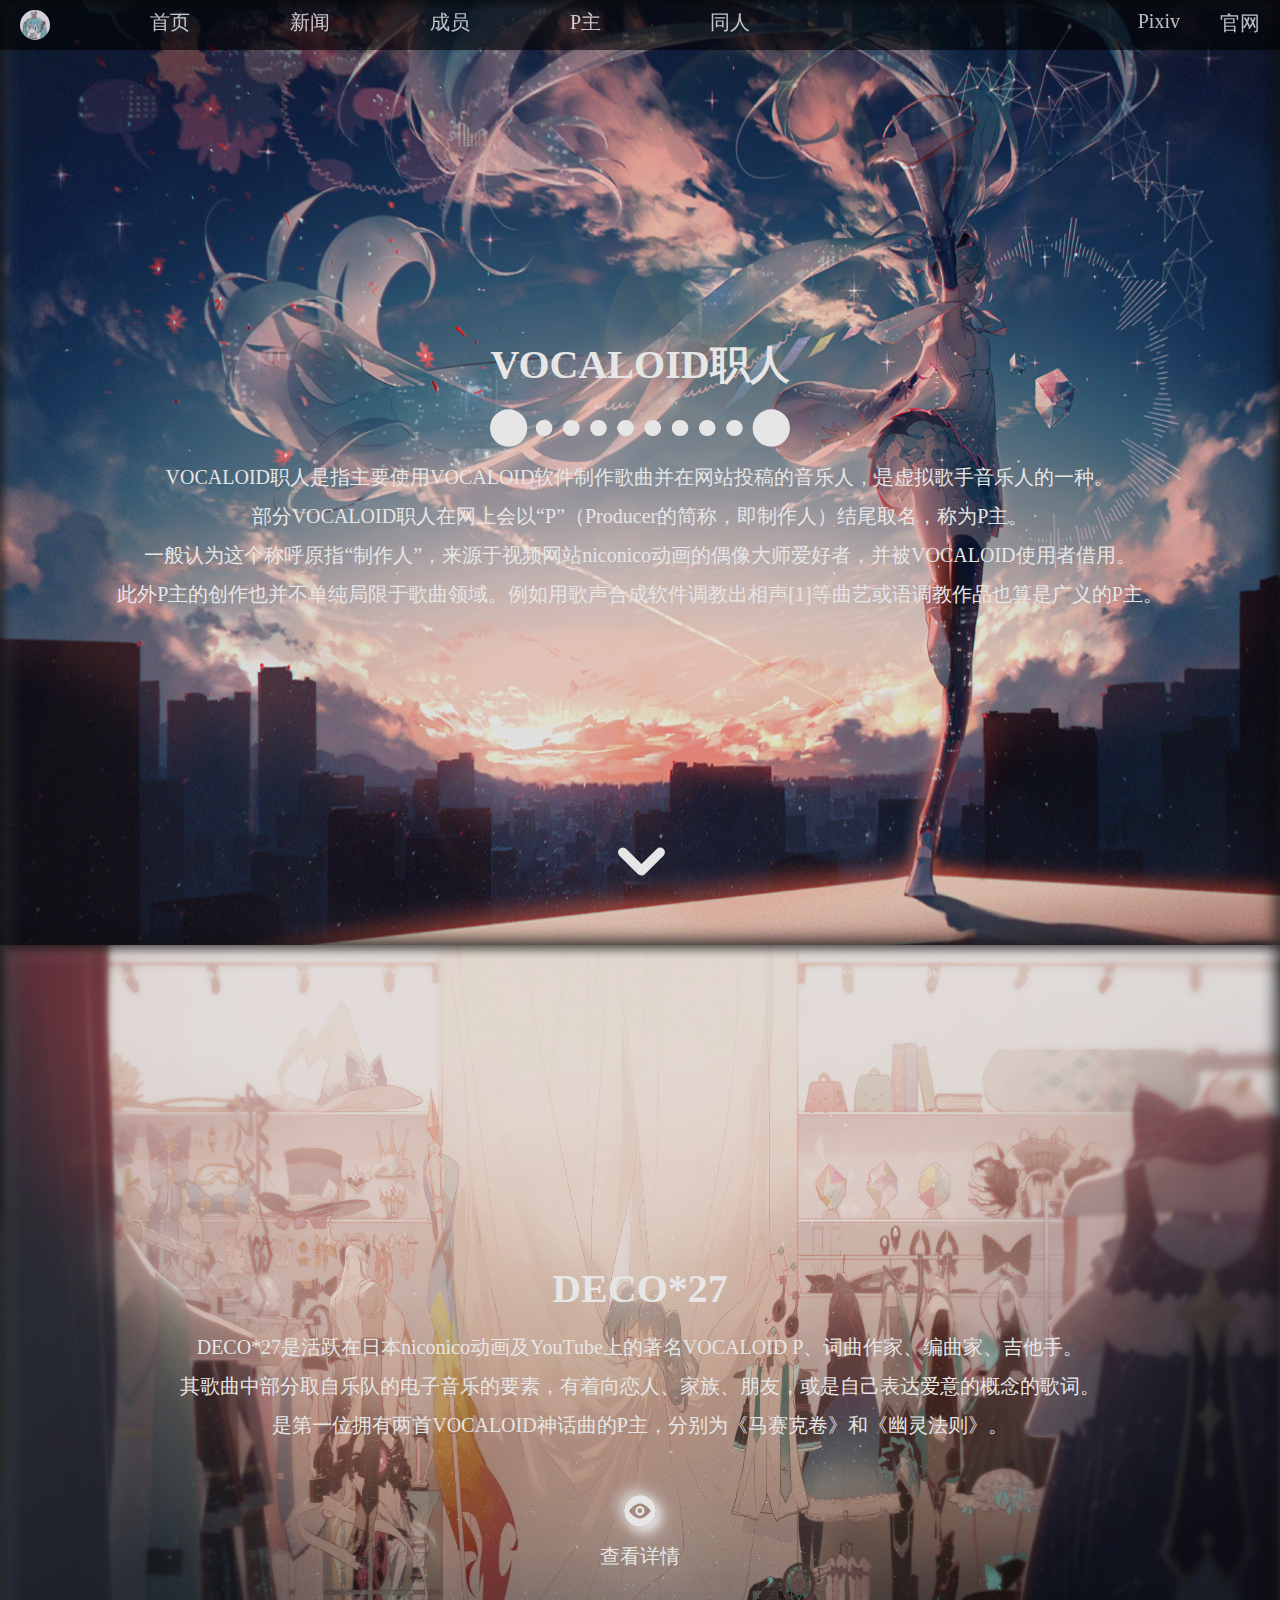
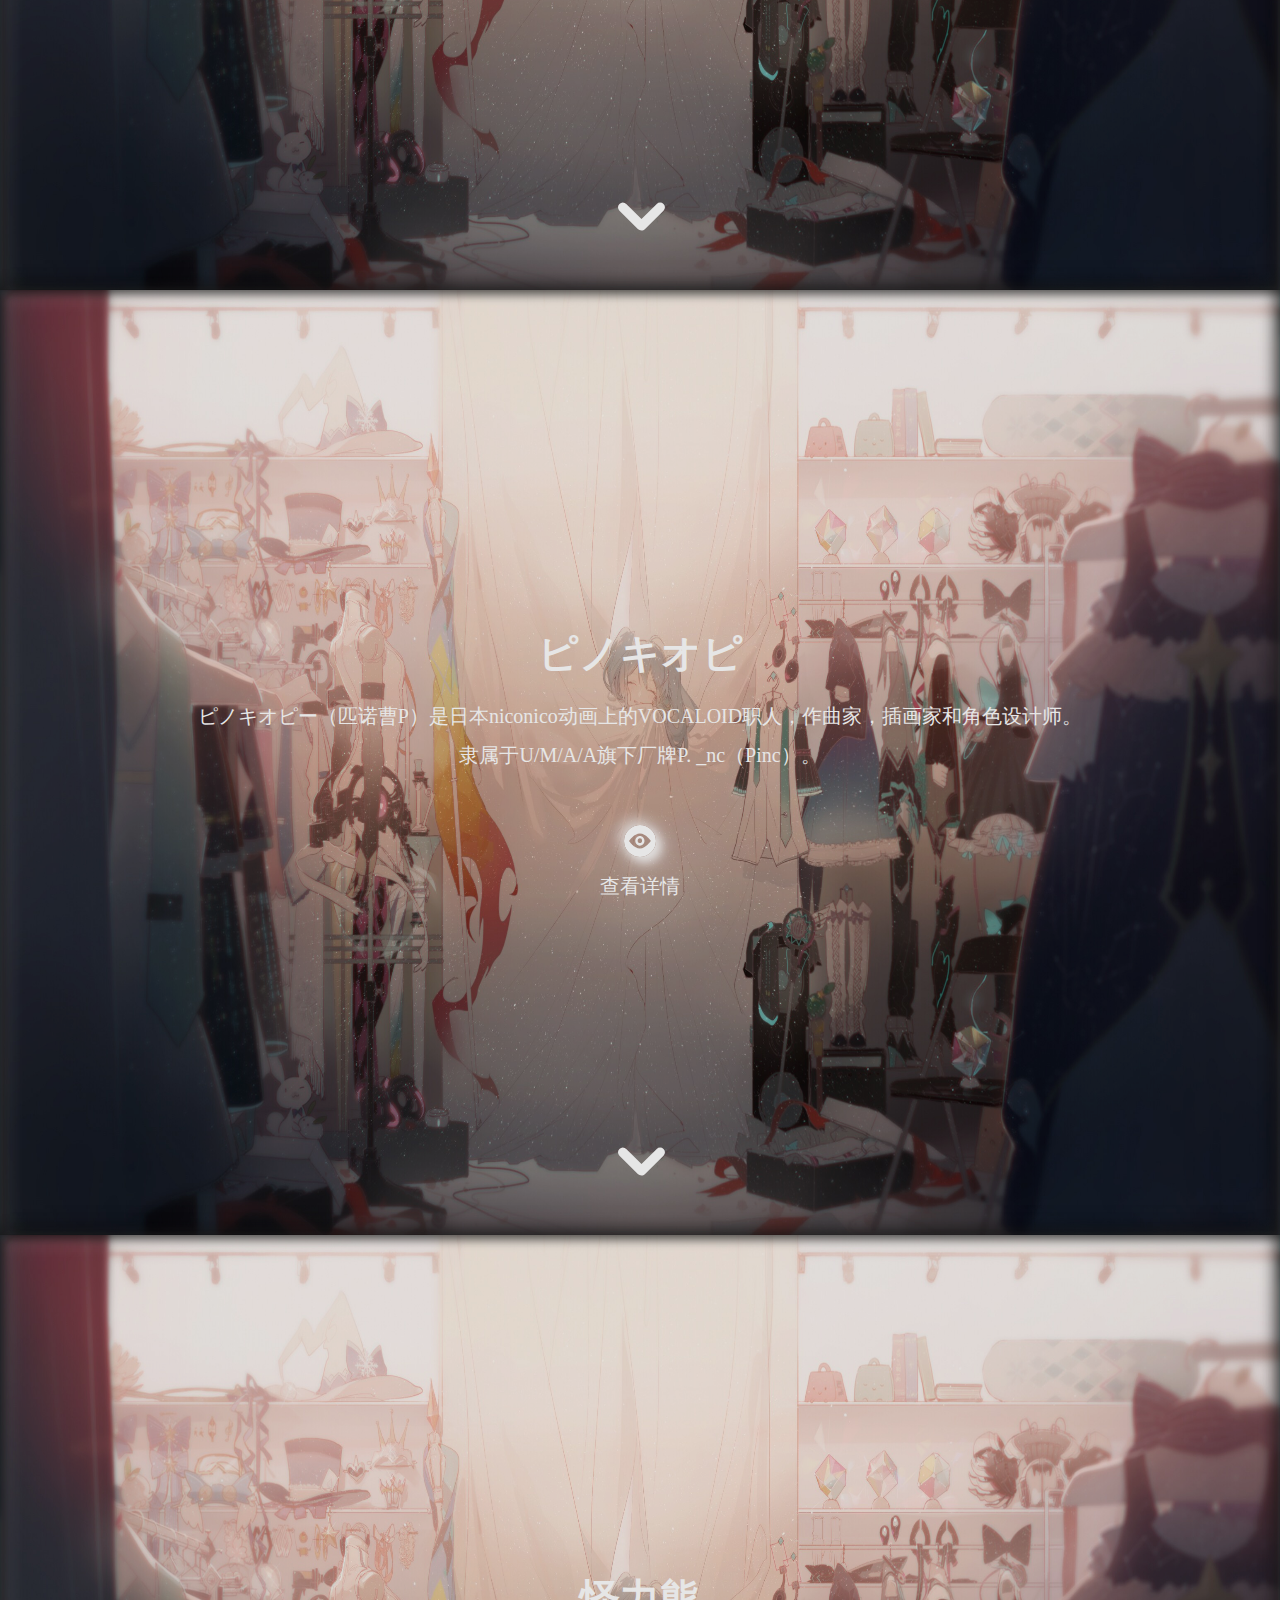
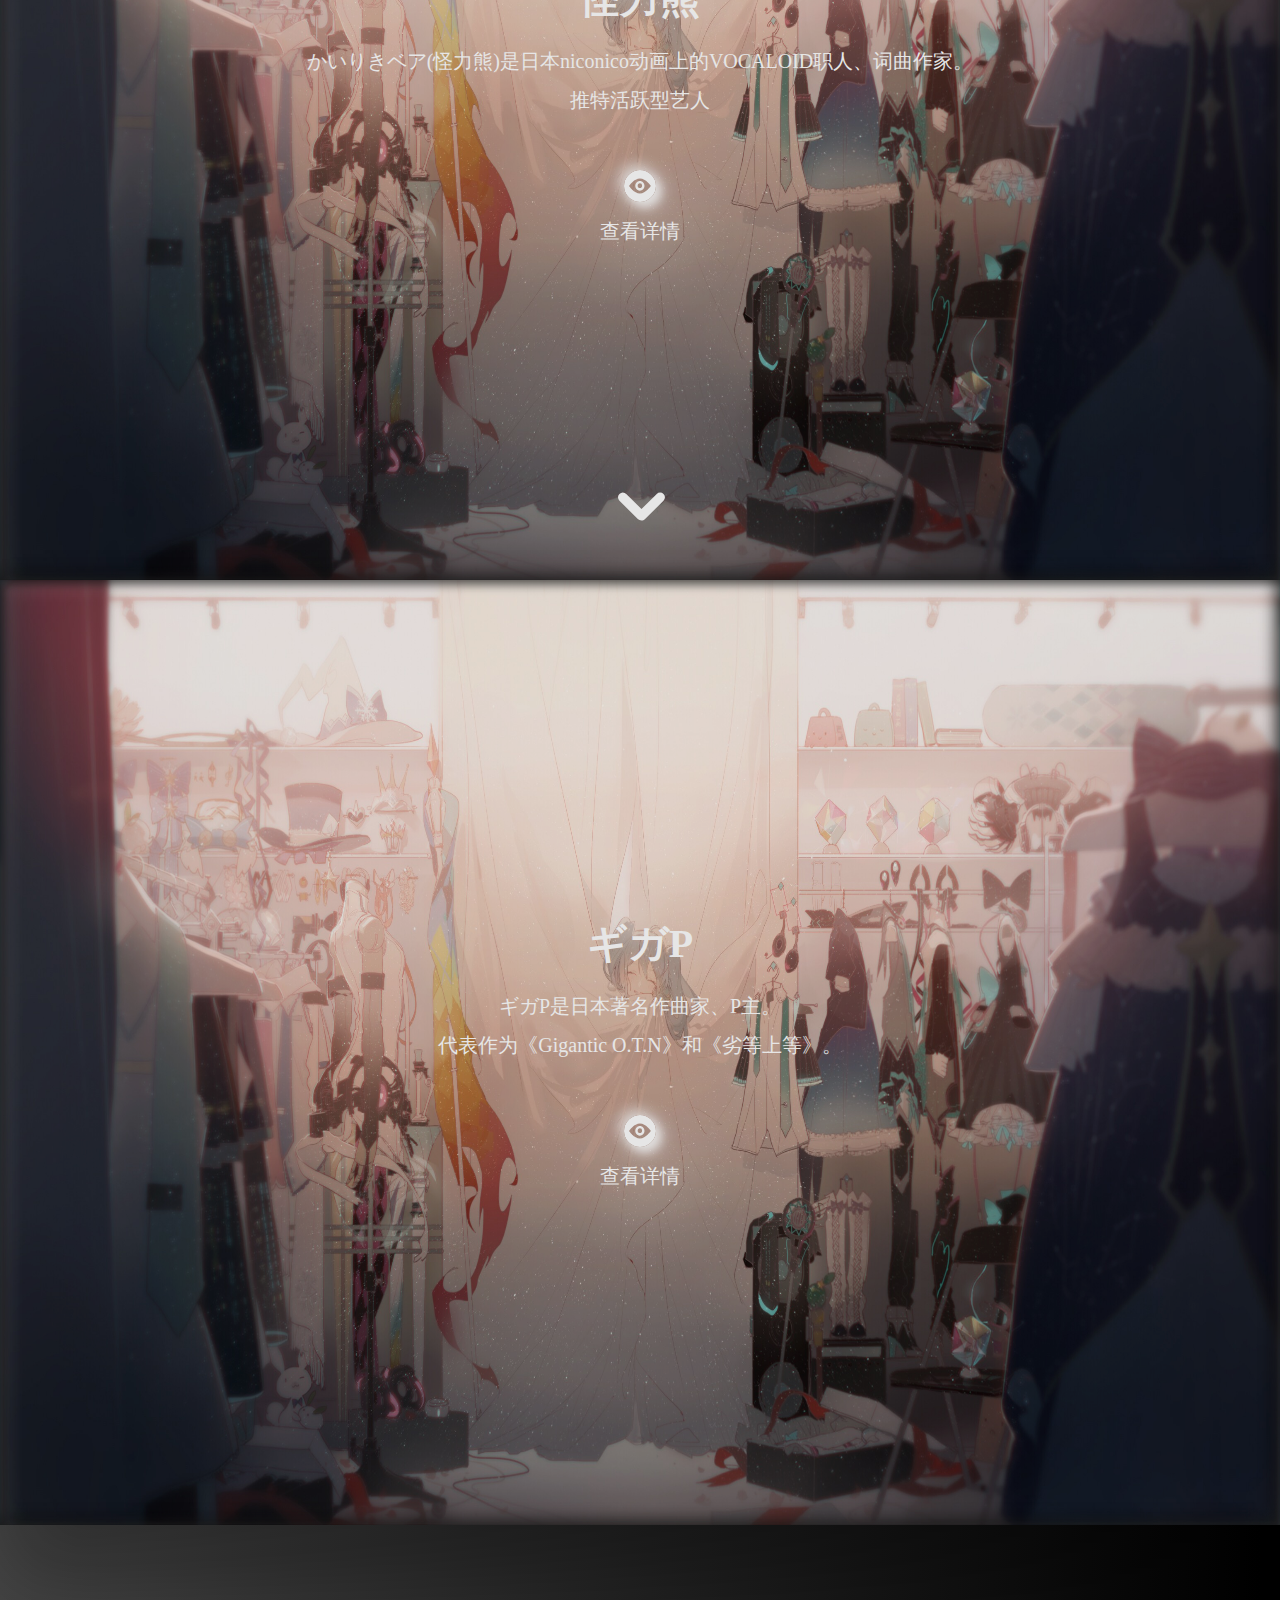
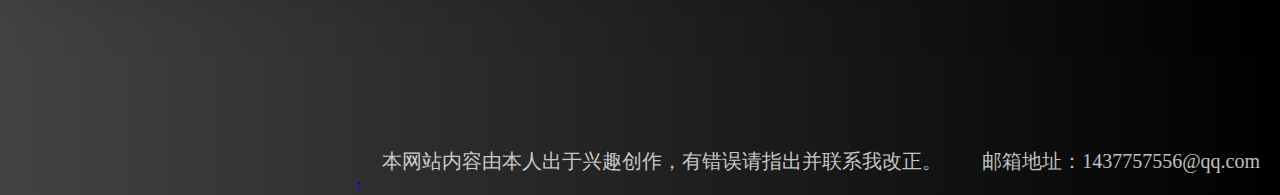
<file: vocaloid4.html>
<!DOCTYPE html>
<html lang="en">
<head>
    <meta charset="UTF-8">
    <meta http-equiv="X-UA-Compatible" content="IE=edge">
    <meta name="viewport" content="width=device-width, initial-scale=1.0">
    <title>VOCALOID</title>
    <link rel="stylesheet" href="vocaloid.css">
</head>
<body>
    <div class="D1">

        <div class="top1">
            <div class="to1">               
            <div id="miku"><img src="picture\miku.jpg" width="100%" height="100%"></div>
            <a href="vocaloid.html" target="_self"><p>首页</p></a>
            <a href="vocaloid2.html" target="_self"><p>新闻</p></a>
            <a href="vocaloid3.html" target="_self"><p>成员</p></a>
            <a href="vocaloid4.html" target="_self"><p>P主</p></a>
            <a href="vocaloid5.html" target="_self"><p>同人</p></a>
            <a href="https://www.pixiv.net/tags/VOCALOID/artworks?s_mode=s_tag" target="_blank" id="pixiv">Pixiv</a>
            <a href="https://www.vocaloid.com/en/" target="_blank" id="gw">官网</a>
            </div>
        </div>

       <!-- 紹介する -->
        <div class="D2">
            <div class="d2">
                <p id="psize">VOCALOID职人</p>
                <svg t="1651991653473" class="icon" viewBox="0 0 8246 1024" version="1.1" xmlns="http://www.w3.org/2000/svg" p-id="6029" width="300" height="40"><path d="M6727.971004 730.756676h-18.229723a218.756676 218.756676 0 0 1 0-437.513352h18.229723a218.756676 218.756676 0 0 1 0 437.513352z m-747.418643 0h-18.229723a218.756676 218.756676 0 0 1 0-437.513352h18.229723a218.756676 218.756676 0 0 1 0 437.513352z m-747.418643 0h-18.229723a218.756676 218.756676 0 0 1 0-437.513352h18.229723a218.756676 218.756676 0 0 1 0 437.513352z m-747.418643 0h-18.229723a218.756676 218.756676 0 0 1 0-437.513352h18.229723a218.756676 218.756676 0 0 1 0 437.513352z m-747.418642 0h-18.229723a218.756676 218.756676 0 0 1 0-437.513352h18.229723a218.756676 218.756676 0 0 1 0 437.513352z m-747.418643 0h-18.229723a218.756676 218.756676 0 0 1 0-437.513352h18.229723a218.756676 218.756676 0 0 1 0 437.513352z m-747.418643 0h-18.229723a218.756676 218.756676 0 0 1 0-437.513352h18.229723a218.756676 218.756676 0 0 1 0 437.513352z m-747.418643 0h-18.229723a218.756676 218.756676 0 0 1 0-437.513352h18.229723a218.756676 218.756676 0 0 1 0 437.513352z" fill="#ffffff" p-id="6030"></path><path d="M512.000057 512m-512 0a512 512 0 1 0 1024 0 512 512 0 1 0-1024 0Z" fill="#ffffff" p-id="6031"></path><path d="M7730.970363 512m-512 0a512 512 0 1 0 1024 0 512 512 0 1 0-1024 0Z" fill="#ffffff" p-id="6032"></path></svg>
                <p>VOCALOID职人是指主要使用VOCALOID软件制作歌曲并在网站投稿的音乐人，是虚拟歌手音乐人的一种。</p>
                <p>部分VOCALOID职人在网上会以“P”（Producer的简称，即制作人）结尾取名，称为P主。</p>
                <p>一般认为这个称呼原指“制作人”，来源于视频网站niconico动画的偶像大师爱好者，并被VOCALOID使用者借用。</p>
                <p>此外P主的创作也并不单纯局限于歌曲领域。例如用歌声合成软件调教出相声[1]等曲艺或语调教作品也算是广义的P主。</p>
                <svg t="1651994631421" id="down1" class="icon" viewBox="0 0 1026 1024" version="1.1" xmlns="http://www.w3.org/2000/svg" p-id="8199" width="50" height="50"><path d="M857.088 224.256q28.672-28.672 69.12-28.672t69.12 28.672q29.696 28.672 29.696 68.608t-29.696 68.608l-382.976 380.928q-12.288 14.336-30.72 19.968t-38.912 4.608-40.448-8.704-34.304-22.016l-376.832-374.784q-29.696-28.672-29.696-68.608t29.696-68.608q14.336-14.336 32.256-21.504t36.864-7.168 37.376 7.168 32.768 21.504l313.344 309.248z" p-id="8200" fill="#ffffff"></path></svg>
            </div>
        </div>
         <!-- deco27 -->
        <div class="D3">
            <div class="d3">
                <div class="pzhu">
                    <p id="psize">DECO*27</p>
                    <p>DECO*27是活跃在日本niconico动画及YouTube上的著名VOCALOID P、词曲作家、编曲家、吉他手。</p>
                    <p>其歌曲中部分取自乐队的电子音乐的要素，有着向恋人、家族、朋友，或是自己表达爱意的概念的歌词。</p>
                    <p>是第一位拥有两首VOCALOID神话曲的P主，分别为《马赛克卷》和《幽灵法则》。</p>
                    <svg id="look1" t="1652088607429" class="icon" viewBox="0 0 1024 1024" version="1.1" xmlns="http://www.w3.org/2000/svg" p-id="10925" width="32" height="32"><path d="M511.530667 1.194667A511.402667 511.402667 0 1 1 511.274667 1024 511.402667 511.402667 0 0 1 511.530667 1.194667z m346.624 511.402666c2.048 0-154.88-238.421333-347.648-238.421333-190.805333 0-345.770667 230.4-345.770667 238.421333 0 7.850667 154.965333 238.421333 345.770667 238.421334 192.768 0 345.685333-242.346667 347.648-238.421334z" p-id="10926" fill="#ffffff"></path><path d="M508.458667 349.696c81.408 0 149.077333 69.461333 147.029333 157.013333 0 87.381333-65.621333 157.013333-147.029333 157.013334-81.493333 0-147.029333-69.632-147.029334-157.013334 0-87.466667 65.536-157.013333 147.029334-157.013333z m0 226.389333c37.802667 0 69.546667-31.744 71.509333-75.52a72.96 72.96 0 0 0-71.509333-73.386666c-41.728 0-71.509333 33.706667-71.509334 73.386666 0 43.776 33.792 75.52 71.509334 75.52z" p-id="10927" fill="#ffffff"></path></svg>
                    <p>查看详情</p>
                    <a href="#" onclick="cl1()"><svg id="gbi1" t="1650023154313" class="icon" viewBox="0 0 1024 1024" version="1.1" xmlns="http://www.w3.org/2000/svg" p-id="3767" width="16" height="16"><path d="M585.412525 512.594747L973.601616 124.418586c19.600808-19.600808 19.600808-51.898182 0-71.49899l-2.120404-2.120404c-19.600808-19.600808-51.898182-19.600808-71.49899 0L511.793131 439.518384 123.61697 50.799192c-19.600808-19.600808-51.898182-19.600808-71.49899 0l-2.120404 2.120404c-20.11798 19.600808-20.11798 51.898182 0 71.49899l388.189091 388.189091L49.997576 900.783838c-19.587879 19.600808-19.587879 51.898182 0 71.49899l2.120404 2.120404c19.600808 19.600808 51.898182 19.600808 71.49899 0L511.793131 586.214141l388.189091 388.176162c19.600808 19.600808 51.898182 19.600808 71.49899 0l2.120404-2.120404c19.600808-19.600808 19.600808-51.898182 0-71.49899L585.412525 512.594747z m0 0" p-id="3768" fill="#ffffff"></path></svg></a>
                    <div class="pzhuzhu">
                        <div class="tujs">
                            <p id="hone">DECO*27</p>
                            <img src="picture\fm\1652104792987.png" width="280" height="280">
                        </div>
                        
                        <p id="hone">经历</p>
                        <p>13岁时DECO*27受到影响父亲影响开始演奏吉他，那一年后开始自学作曲。在遇到初音之前一直没有遇到与其曲风相匹配的歌手。在乐队工作一段时间后，DECO受到朋友的推荐而看niconico动画，受到了kz使用VOCALOID音源初音未来所演唱的歌曲Packaged的影响，那之后也去买了初音的软件，并从2008年10月开始，在niconico上发表自己的原创作品。他的曲子开始在互联网上流行。于2010年4月发行了首专《相爱性理论》，其中收录了其很多在niconico上有较高人气的曲子。

                            最开始DECO*27仅发表以初音演唱的VOCALOID歌曲，但在受到2010年3月发表的sasakure.UK的专辑《ボーカロイドは终末鸟の梦を见るか？》中《カムパネルラ》的remix版本的影响后也开始发表使用GUMI（即Megpoid）演唱的曲子，并积攒了很多人气。2010年7月投稿的GUMI歌曲《モザイクロール》为DECO的代表作之一，为DECO在周刊获得了第一个百万分，且该曲在数年后成为第五首神话曲、DECO的第一首神话曲。
                            
                            之后，DECO*27在2010年开始与女歌手marina合作，以乐队“DECO*27 feat. marina”的名义开始活动。2011年DECO与柴咲幸、TeddyLoid结成新组合“galaxias!”，同年11月发售出道专辑《galaxias！》。《galaxias! 》是在首张专辑《相爱性理论》经由工作人员交给柴咲，柴咲喜欢上曲子后变得会进行与柴咲的联动后，DECO*27以将TeddyLoid进行remix版的柴咲的单曲《无形スピリット》加工后为契机加深关系从而结成的。同样2011年DECO和Mai、HIRO、Alex一并组合为“LOVE LASTS FOREVER”，同年12月处女作《アイバリィ》的MV在YouTube投稿。2012年11月Eddy作为吉他手加入，开始以5人组合活跃地进行活动。2013年2月第二作《高所恐怖症》的MV在YouTube和niconico动画投稿。2013年5月首专《HASHTAG LADY》发售。
                            
                            在niconico动画开始活动后的第5年即2013年，由于有“作为DECO*27想做的事已经全部做了”的想法，DECO暂时停止了活动。但是由于同年6月在巴塞罗那开办的音乐节“Sónar 2013”的盛况，和在横滨开办的初音未来的演唱会“魔法未来2013”中自己的曲子带来的盛况而重新考虑，自2013年9月起，DECO重新再次开始在niconico动画投稿VOCALOID歌曲，每月投稿1至2首歌曲，因而当时被称作“月刊DECO*27”。2013年12月专辑《DECO*27 VOCALOID COLLECTION 2008〜2012》发售。
                            
                            2014年3月，以“月刊DECO*27”时期投稿的曲目为主并添加新曲，第四张专辑《Conti New（コンティニュー）》发售。作为原点回归，首次尝试专辑全曲目都是初音未来VOCALOID歌曲。并且，DECO担任同年10月结成组合“Q'ulle（キュール）”的音乐监督。
                            
                            2017年8月，初音未来10周年之际，DECO*27开通了自己的微博和bilibili账号搬运工失业系列，并为初音未来 V4 中文版音源创作了DEMO曲《初岚》，随后还推出了使用初音未来中文版歌声演唱的《妄想感伤代偿联盟》。
                            
                            与U/M/A/A和其旗下厂牌Pinc的合约结束后，2018年10月，DECO*27成立了OTOIRO公司，招募作者和艺术家，以进行更广泛的围绕音乐的创作，如插画、动画、映像制作、设计等。
                            
                            2021年5月14日，DECO*27透露自己曾经患上新冠病毒肺炎，在那推特发出的时候已经出院。
                            </p>


                        <p id="hone">杂谈</p>
                        <p>DECO*27是一位有着用描写男女间真实恋爱般的对话语气的歌词与轻快的吉他手法、清爽的乐团般音乐特征的P主。 读作：“デコ・ニーナ（DECO NIINA）”。其主要使用的VOCALOID歌姬为初音未来，巡音流歌与GUMI也有使用过。有未在niconico动画发表的使用镜音铃的作品。其一些歌曲也有制作Auto Tune改编版。

                            DECO*27于2008年10月8日投稿的处女作《和我相似的你 和你相似的我》获得了较高的人气，当时作为令人期待的新人P主首次亮相。
                            
                            由于2010年时ハチ、wowaka及DECO的作品在niconico上的VOCALOID圈具有的相对最高人气，三人被齐名誉为“V家中生代御三家/三巨头”。这一时期其的GUMI歌曲《モザイクロール》的火热使得众多P主逐渐改变之前对GUMI的否认看法而开始使用GUMI，使得GUMI的销售量产生了明显增长，被部分人称为“一曲救活一歌姬”。
                            
                            DECO*27爱好之一是吃火锅，在2017年加入微博及B站后公开此爱好，被粉丝们亲切地称为“火锅P”。其bilibili空间的简介为“我爱火锅!!!!!!!!”。其第二次来北京时吃上了烤鸭，为烤鸭的美味所折服，发表微博称“从今天开始请叫我‘烤鸭P’”。DECO以前在每个月的27号及2月7号都会发微博说今天是他的日子，被戏称为“火锅日”。
                            
                            在2022年的专访中被问到「自己的初音未来和别人的初音未来是同一个吗」表示「一想到我家miku会去别人那里唱歌……根本不敢想象…无法接受阿」这不是当女儿养了吗 
                         </p>
                         
                         <p id="hone"></p>
                         <p></p>
                    </div>
                </div>
                <svg t="1651994631421" id="down2" class="icon" viewBox="0 0 1026 1024" version="1.1" xmlns="http://www.w3.org/2000/svg" p-id="8199" width="50" height="50"><path d="M857.088 224.256q28.672-28.672 69.12-28.672t69.12 28.672q29.696 28.672 29.696 68.608t-29.696 68.608l-382.976 380.928q-12.288 14.336-30.72 19.968t-38.912 4.608-40.448-8.704-34.304-22.016l-376.832-374.784q-29.696-28.672-29.696-68.608t29.696-68.608q14.336-14.336 32.256-21.504t36.864-7.168 37.376 7.168 32.768 21.504l313.344 309.248z" p-id="8200" fill="#ffffff"></path></svg>
            </div>
        </div>
        <!-- ピノキオ -->
        <div class="D4">
            <div class="d4">
                <div class="pzhu">
                    <p id="psize">ピノキオピ</p>
                    <p>ピノキオピー（匹诺曹P）是日本niconico动画上的VOCALOID职人，作曲家，插画家和角色设计师。</p>
                    <p>隶属于U/M/A/A旗下厂牌P. _nc（Pinc）。</p>
                    <svg id="look2" t="1652088607429" class="icon" viewBox="0 0 1024 1024" version="1.1" xmlns="http://www.w3.org/2000/svg" p-id="10925" width="32" height="32"><path d="M511.530667 1.194667A511.402667 511.402667 0 1 1 511.274667 1024 511.402667 511.402667 0 0 1 511.530667 1.194667z m346.624 511.402666c2.048 0-154.88-238.421333-347.648-238.421333-190.805333 0-345.770667 230.4-345.770667 238.421333 0 7.850667 154.965333 238.421333 345.770667 238.421334 192.768 0 345.685333-242.346667 347.648-238.421334z" p-id="10926" fill="#ffffff"></path><path d="M508.458667 349.696c81.408 0 149.077333 69.461333 147.029333 157.013333 0 87.381333-65.621333 157.013333-147.029333 157.013334-81.493333 0-147.029333-69.632-147.029334-157.013334 0-87.466667 65.536-157.013333 147.029334-157.013333z m0 226.389333c37.802667 0 69.546667-31.744 71.509333-75.52a72.96 72.96 0 0 0-71.509333-73.386666c-41.728 0-71.509333 33.706667-71.509334 73.386666 0 43.776 33.792 75.52 71.509334 75.52z" p-id="10927" fill="#ffffff"></path></svg>
                    <p>查看详情</p>
                    <a href="#" onclick="cl2()"><svg id="gbi2" t="1650023154313" class="icon" viewBox="0 0 1024 1024" version="1.1" xmlns="http://www.w3.org/2000/svg" p-id="3767" width="16" height="16"><path d="M585.412525 512.594747L973.601616 124.418586c19.600808-19.600808 19.600808-51.898182 0-71.49899l-2.120404-2.120404c-19.600808-19.600808-51.898182-19.600808-71.49899 0L511.793131 439.518384 123.61697 50.799192c-19.600808-19.600808-51.898182-19.600808-71.49899 0l-2.120404 2.120404c-20.11798 19.600808-20.11798 51.898182 0 71.49899l388.189091 388.189091L49.997576 900.783838c-19.587879 19.600808-19.587879 51.898182 0 71.49899l2.120404 2.120404c19.600808 19.600808 51.898182 19.600808 71.49899 0L511.793131 586.214141l388.189091 388.176162c19.600808 19.600808 51.898182 19.600808 71.49899 0l2.120404-2.120404c19.600808-19.600808 19.600808-51.898182 0-71.49899L585.412525 512.594747z m0 0" p-id="3768" fill="#ffffff"></path></svg></a>
                    <div class="pzhuzhu">
                        <div class="tujs">
                            <p id="hone">ピノキオピ</p>
                            <img src="picture\fm\280px-匹诺曹P.jpg">
                        </div>
                        
                        <p id="hone">经历</p>
                        <p>2009年<br>
                            9月6日发行了第一张独立专辑『ハナガノビール』
                            
                            <br>2011年<br>
                            12月7日以歌曲『スケベニンゲン』参与了U/M/A/A Inc.音乐品牌“GINGA”发行的专辑「0003:a galaxy odyssey」中。
                            
                            <br>2012年<br>
                            1月18日街机游戏「SOUND VOLTEX BOOTH」中提供BGM「ごりらがいるんだ」。
                            
                            7月4日EXIT TUNES发行的职业1st专辑『Obscure Questions』，包括了「ありふれたせかいせいふく」（普通不过的世界征服），「からっぽのまにまに」（空虚的随波逐流），「腐れ外道とチョコレゐト」（该死的异端及巧克力）等代表性歌曲，在ORICON 排行榜中取得了第19名的成绩。
                            
                            4月18日向赤飯的专辑『SEKIHAN the TREASURE』提供歌曲「ラブソングを殺さないで」。
                            
                            <br>2013年<br>
                            8月2日唱片公司『GINGA』从Wonderground音乐转移到U / M / A / A.
                            
                            8月28日 Xperia feat. HATSUNE MIKU联动概念CD『MikXperience e.p.』（索尼音乐·唱片）以歌曲『ひとりぼっちのユーエフオー』参与。
                            
                            <br>2014年<br>
                            12月3日职业2nd专辑『しぼう』 (SHI-BOU)发行。 大量有代表性的歌曲，如Slow Motion等。ORICON 排行榜中排名56名。
                            
                            12月30日为鹿乃的专辑『グッドハロー』提供歌曲「ヒーローが来ない」。
                            
                            <br>2015年<br>
                            10月6日在涩谷俱乐部asia实施了个人演唱会「祭りだヘイカモン」。
                            
                            12月9日发行了他的第一张现场专辑「祭りだヘイカモン」。
                            
                            12月31日独立第六张专辑『Antenna』发行。
                            
                            <br>2016年<br>
                            11月23日发行第三张大型专辑『HUMAN』。 在Oricon榜上排在第39位并建立VOCALOID和P人融合的风格（访谈文章）。
                            
                            <br>2017年<br>
                            2月25日～3月25日 发行『HUMAN』巡回演出「人間の集まり」 京都，名古屋，广岛，福冈，东京5个地区
                            
                            8月9日为ナナヲアカリ迷你专辑『ネクラロイドのあいしかた』提供歌曲「おばけのウケねらい」(拍鬼怪的马屁）。
                            
                            8月30日初音未来十周年纪念专辑『Re:Start』中提供歌曲「君が生きてなくてよかった」(你没有活着真是太好了）
                            
                            11月8日为そらる迷你专辑『夢見るたまごの育て方』提供歌曲「音のカイブツ」。
                            
                            11月22日为いすぼくろ第一张专辑『MOSAIC ART』提供歌曲「シンクスリム」。
                            
                            12月29日独立第7张专辑『増殖する今村』发行。
                            
                            <br>2018年<br>
                            5月21日 为博主ARuFa提供角色(URL)。
                            
                            5月23日为PS4平台游戏《Caligula Overdose》提供歌曲「おんぼろ」。
                            
                            6月17日哈萨克斯坦的实况录音活动"Star of Asia"演唱会演出。
                            
                            <br>2019年<br>
                            2月27日发售了4th专辑『零号[1]』。
                            
                            <br>2020年<br>
                            1月17日用工藤大発見的名义开展新的项目，与VOCALOID创作同时进行。
                            
                            2月14日确定8月大阪、12月东京举办的魔法未来 2020负责主题曲。
                            
                            <br>2022年<br>
                            1月14日4张专辑「Comic and Cosmic」、「增殖的今村」、「P+」、「LOVE」在在魔法集市玛沙多拉开启贩售。
                            
                            2月25日投稿新曲魔法少女とチョコレゐト，该曲已达成周刊冠军。
                            
                            3月7日歌曲神っぽいな于周刊第752•694期达成门番，为匹诺曹P第一首在周刊上达成门番的歌曲。
                            </p>


                        <p id="hone">杂谈</p>
                        <p>2009年2月23日投稿的处女作『ハナウタ』（鼻歌），P名称源于此。
                            关于『ハナウタ』（鼻歌）冲击性的插图，匹诺曹P解释说：“因为这是第一次发布并首次写一首情歌,太尴尬了，所以结果插画成这样的感觉。”
                            从那时起，匹诺曹P就积极的发布自己的原创歌曲，积极参与合作和现场直播，不仅作曲，歌曲中的PV插画也是自己来画，他歌曲中独特的歌词被高度评价。
                            原本投稿者的名字是“昆布”,但两位P主都被命名为“匹诺曹p”。但是,“キノピオp”经常弄错名字,2013年末开始将P名标记为“ピノキオピー”开始了(ボカロp名字是“匹诺曹p”)。
                            2020年1月以工藤大発見的名义投稿了来自自己唱的非VOCALOID曲『极论』平常投的V曲经常用到和声，他的声音大家也都熟悉了，作为ピノキオピー以外的身份开始尝试新的事情。
                            曾透露过真实姓氏是工藤。[2]
                            使用VOCALOID主要是初音未来，也使用镜音铃·连和MAYU。
                            匹诺曹P本人早期参加各种活动的形象是戴着红色的针织帽，以及白色面具，他本人也在之后的活动中露脸了。
                            设计了两个原创角色——头发和初音类似的“暧昧酱”和白色的“为什么酱”，这两个小人物在匹诺曹绝大部分的歌中都有登场。
                            “2NEW”
                            匹诺曹P作为知名P主之一，故每当其投稿新曲时，其歌曲常被视作周刊冠军的有力竞争曲之一。但匹诺曹P的新曲多次由于各种缘由而屈居于第2名，新曲获得第2名即为获得“2NEW”。
                            
                            截至目前，匹诺曹P共在周刊获得了20次“2NEW”。“2NEW”在中国的VOCALOID圈内逐渐成为一个匹诺曹P相关的梗，由此又衍生出一些相关梗。[3]
                            
                            事实上，匹诺曹P新曲荣登周刊冠军的情况也已有多次，亦有过战力不足而未能进入周刊前列的情况，当然并非所有歌曲均只会获得“2NEW”。因此请注意，在周刊或是匹诺曹P新曲下过度玩此梗，可能会被认为是不礼貌的行为。
                         </p>
                         
                         <p id="hone"></p>
                         <p></p>
                    </div>
                </div>
                <svg t="1651994631421" id="down3" class="icon" viewBox="0 0 1026 1024" version="1.1" xmlns="http://www.w3.org/2000/svg" p-id="8199" width="50" height="50"><path d="M857.088 224.256q28.672-28.672 69.12-28.672t69.12 28.672q29.696 28.672 29.696 68.608t-29.696 68.608l-382.976 380.928q-12.288 14.336-30.72 19.968t-38.912 4.608-40.448-8.704-34.304-22.016l-376.832-374.784q-29.696-28.672-29.696-68.608t29.696-68.608q14.336-14.336 32.256-21.504t36.864-7.168 37.376 7.168 32.768 21.504l313.344 309.248z" p-id="8200" fill="#ffffff"></path></svg>
            </div>
        </div>
        <!-- 怪力熊 -->
        <div class="D5">
            
            <div class="d5">
                <div class="pzhu">
                    <p id="psize">怪力熊</p>
                    <p>かいりきベア(怪力熊)是日本niconico动画上的VOCALOID职人、词曲作家。</p>
                    <p>推特活跃型艺人</p>
                    <svg  id="look3" t="1652088607429" class="icon" viewBox="0 0 1024 1024" version="1.1" xmlns="http://www.w3.org/2000/svg" p-id="10925" width="32" height="32"><path d="M511.530667 1.194667A511.402667 511.402667 0 1 1 511.274667 1024 511.402667 511.402667 0 0 1 511.530667 1.194667z m346.624 511.402666c2.048 0-154.88-238.421333-347.648-238.421333-190.805333 0-345.770667 230.4-345.770667 238.421333 0 7.850667 154.965333 238.421333 345.770667 238.421334 192.768 0 345.685333-242.346667 347.648-238.421334z" p-id="10926" fill="#ffffff"></path><path d="M508.458667 349.696c81.408 0 149.077333 69.461333 147.029333 157.013333 0 87.381333-65.621333 157.013333-147.029333 157.013334-81.493333 0-147.029333-69.632-147.029334-157.013334 0-87.466667 65.536-157.013333 147.029334-157.013333z m0 226.389333c37.802667 0 69.546667-31.744 71.509333-75.52a72.96 72.96 0 0 0-71.509333-73.386666c-41.728 0-71.509333 33.706667-71.509334 73.386666 0 43.776 33.792 75.52 71.509334 75.52z" p-id="10927" fill="#ffffff"></path></svg>
                    <p>查看详情</p>
                    <a href="#" onclick="cl3()"><svg id="gbi3" t="1650023154313" class="icon" viewBox="0 0 1024 1024" version="1.1" xmlns="http://www.w3.org/2000/svg" p-id="3767" width="16" height="16"><path d="M585.412525 512.594747L973.601616 124.418586c19.600808-19.600808 19.600808-51.898182 0-71.49899l-2.120404-2.120404c-19.600808-19.600808-51.898182-19.600808-71.49899 0L511.793131 439.518384 123.61697 50.799192c-19.600808-19.600808-51.898182-19.600808-71.49899 0l-2.120404 2.120404c-20.11798 19.600808-20.11798 51.898182 0 71.49899l388.189091 388.189091L49.997576 900.783838c-19.587879 19.600808-19.587879 51.898182 0 71.49899l2.120404 2.120404c19.600808 19.600808 51.898182 19.600808 71.49899 0L511.793131 586.214141l388.189091 388.176162c19.600808 19.600808 51.898182 19.600808 71.49899 0l2.120404-2.120404c19.600808-19.600808 19.600808-51.898182 0-71.49899L585.412525 512.594747z m0 0" p-id="3768" fill="#ffffff"></path></svg></a>
                    <div class="pzhuzhu">
                        <div class="tujs">
                            <p id="hone">怪力熊</p>
                            <img src="picture\fm\src=http___i0.hdslb.com_bfs_article_785814ec6d0da82d6ddef4192b015caac89accc4.jpg&refer=http___i0.hdslb.webp" width="350" height="280">
                        </div>
                        
                        <p id="hone">经历</p>
                        <p>前视觉系摇滚乐队我羇道(GAKIDO)的成员(表记为幽-yuu-)，有过海外演出的经历，在2011年从乐队退出。<br>

                            早期歌曲禁止二次转载，参与过平成Project的混音，多用GUMI。后来与画师のう合作，形成特定PV风格(看封面识P主)，多使用初音未来和v flower。<br>
                            
                            歌曲多数具有洗脑性，调教flower的声音深受好评。<br>
                            
                            与わか(IMBK)合作过两首歌，后来的歌曲都有わか的协助。<br>
                            
                            MARETU和怪力熊的关系很好，曾为曲子《捉迷藏依存症》编曲。怪力熊2018的专辑名称就是捉迷藏Reboot，并且最后的三首歌曲都是由MARETU编曲。导致他们被网友们组成了一对，cp名极恶熊。<br>
                            
                            推特活跃型艺人<br>
                            
                            因在2019年新专《ベノマ》中邀请到了许多名P连偶像Kemu也来了来REMIX他的歌曲，因此被誉为“交际花熊”<br>

                            在2021年前，于N站的投稿歌曲中，29首达成殿堂，12首达成传说，2首离神话不足500万。
                            </p>

                         
                         <p id="hone"></p>
                         <p></p>
                    </div>
                </div>
                <svg t="1651994631421" id="down4" class="icon" viewBox="0 0 1026 1024" version="1.1" xmlns="http://www.w3.org/2000/svg" p-id="8199" width="50" height="50"><path d="M857.088 224.256q28.672-28.672 69.12-28.672t69.12 28.672q29.696 28.672 29.696 68.608t-29.696 68.608l-382.976 380.928q-12.288 14.336-30.72 19.968t-38.912 4.608-40.448-8.704-34.304-22.016l-376.832-374.784q-29.696-28.672-29.696-68.608t29.696-68.608q14.336-14.336 32.256-21.504t36.864-7.168 37.376 7.168 32.768 21.504l313.344 309.248z" p-id="8200" fill="#ffffff"></path></svg>
            </div>
        </div>
        <!-- giga -->
        <div class="D6">
            <div class="d6">
                <div class="pzhu">
                    <p id="psize">ギガP</p>
                    <p>ギガP是日本著名作曲家、P主。</p>
                    <p>代表作为《Gigantic O.T.N》和《劣等上等》。</p>
                    <svg  id="look4" t="1652088607429" class="icon" viewBox="0 0 1024 1024" version="1.1" xmlns="http://www.w3.org/2000/svg" p-id="10925" width="32" height="32"><path d="M511.530667 1.194667A511.402667 511.402667 0 1 1 511.274667 1024 511.402667 511.402667 0 0 1 511.530667 1.194667z m346.624 511.402666c2.048 0-154.88-238.421333-347.648-238.421333-190.805333 0-345.770667 230.4-345.770667 238.421333 0 7.850667 154.965333 238.421333 345.770667 238.421334 192.768 0 345.685333-242.346667 347.648-238.421334z" p-id="10926" fill="#ffffff"></path><path d="M508.458667 349.696c81.408 0 149.077333 69.461333 147.029333 157.013333 0 87.381333-65.621333 157.013333-147.029333 157.013334-81.493333 0-147.029333-69.632-147.029334-157.013334 0-87.466667 65.536-157.013333 147.029334-157.013333z m0 226.389333c37.802667 0 69.546667-31.744 71.509333-75.52a72.96 72.96 0 0 0-71.509333-73.386666c-41.728 0-71.509333 33.706667-71.509334 73.386666 0 43.776 33.792 75.52 71.509334 75.52z" p-id="10927" fill="#ffffff"></path></svg>
                    <p>查看详情</p>
                    <a href="#" onclick="cl4()"><svg id="gbi4" t="1650023154313" class="icon" viewBox="0 0 1024 1024" version="1.1" xmlns="http://www.w3.org/2000/svg" p-id="3767" width="16" height="16"><path d="M585.412525 512.594747L973.601616 124.418586c19.600808-19.600808 19.600808-51.898182 0-71.49899l-2.120404-2.120404c-19.600808-19.600808-51.898182-19.600808-71.49899 0L511.793131 439.518384 123.61697 50.799192c-19.600808-19.600808-51.898182-19.600808-71.49899 0l-2.120404 2.120404c-20.11798 19.600808-20.11798 51.898182 0 71.49899l388.189091 388.189091L49.997576 900.783838c-19.587879 19.600808-19.587879 51.898182 0 71.49899l2.120404 2.120404c19.600808 19.600808 51.898182 19.600808 71.49899 0L511.793131 586.214141l388.189091 388.176162c19.600808 19.600808 51.898182 19.600808 71.49899 0l2.120404-2.120404c19.600808-19.600808 19.600808-51.898182 0-71.49899L585.412525 512.594747z m0 0" p-id="3768" fill="#ffffff"></path></svg></a>
                    <div class="pzhuzhu">
                        <div class="tujs">
                            <p id="hone">ギガP</p>
                            <img src="picture\fm\Giga.png">
                        </div>
                        
                        <p id="hone">经历</p>
                        <p>2010年，ギガP发表了第一首VOCALOID原创作流線プリズム。<br>

                            2013年，Gigantic O.T.N成为了ギガP的第一首传说曲。<br>
                            
                            2014年，在投稿《让其响彻》后，ギガP陷入了长达四年的休眠期，直到2018年《劣等上等》投稿后该休眠状态才被打破。<br>
                            
                            2015年，ギガP与お菊、れをる组成REOL组合出道，所属为TOY'S FACTORY，该组合于2017年解散。<br>
                            
                            2017年，Masked bitcH传说，ギガP成为第七位拥有十传以上曲目的P主。<br>
                            </p>


                        <p id="hone">杂谈</p>
                        <p>ギガP目前共有14首传说曲，是传说曲数第五多的P主。

                            据说是同性恋，有gigay的别称，男朋友要找180以上的肌肉男。
                            
                            与お菊、れをる关系很好，曾组成REOL组合出道，在解散后仍保持着良好关系。经常和れをる出入于卡拉OK，并频繁地在れをる的卡拉OK生放送中出现。
                            
                            投稿的V曲作词、曲绘、动画大多数时候分别由れをる、△○□×、お菊负责，有时候スズム也会参与词曲创作。
                            
                            经常不务正业地投稿翻唱曲，当投稿自己曲目的翻唱时会降key，因为唱不上去。
                            
                            刚开始投稿VOCALOID歌曲时是个巡音厨，然而后来也成了和Neru一样的连废。
                            
                            在gigantic时期就有传闻说giga是日韩混血/海归，但该传闻并没得到证实或实锤，谨慎科普或二次流传。
                            
                            阅读更多：https://zh.moegirl.org.cn/GigaP
                            本文引自萌娘百科(https://zh.moegirl.org.cn )，文字内容默认使用《知识共享 署名-非商业性使用-相同方式共享 3.0》协议。
                         </p>
                         
                         <p id="hone"></p>
                         <p></p>
                    </div>
                </div>
            </div>
        </div>


    </div>

    <div class="C5">
        <span><a href="#">↑</a></span>
        <p>本网站内容由本人出于兴趣创作，有错误请指出并联系我改正。</p>
        <p>邮箱地址：1437757556@qq.com</p>
    </div>
</body>

<script src="vocaloid4.js"></script>
</html>
</file>
<file: vocaloid.css>
*{
    margin: 0;
    padding: 0;
}
body{
    background-color: rgba(0,0,0,1);
}
.A1,.B1{
    display: flex;
    flex-direction: column;
}
.top1{
    display: flex;
    position: fixed;
    width: 100%;
    height: 50px;
    background-color: rgba(0,0,0,0.75);
    opacity: 0.8;
    z-index: 9999;
}
.to1{
    display: flex;
    justify-content: center;
    opacity: 1;

}
.to1 a{
    text-decoration: none;
}
.to1 #miku{
    margin-top: 10px;
    margin-left: 20px;
    width: 30px;
    height: 30px;
    border-radius: 50%;
    overflow: hidden;
    animation: tubiao 5s linear infinite;
}
@keyframes tubiao{
    0%{
        transform: rotate(0deg);
    }
    50%{
        transform: rotate(180deg);
    }
    100%{
        transform: rotate(360deg);
    }
}
.to1 p{
    width: 40px;
    font-size: 20px;
    padding-top: 9px;
    color: rgba(255,255,255,0.9);
    margin-left: 100px;
}
#pixiv{
    position: absolute;
    right: 100px;
    text-align: end;
    font-size: 20px;
    padding-top: 7px;
    color: rgba(255,255,255,0.9);
    margin-left: 100px;
    padding-top: 10px;
    text-decoration: none;
}
#gw{
    position: absolute;
    right: 20px;
    text-align: end;
    font-size: 20px;
    padding-top: 7px;
    color: rgba(255,255,255,0.9);
    margin-left: 100px;
    padding-top: 10px;
    text-decoration: none;
}
#pixiv:hover,#gw:hover{
    opacity: 1;
    color: rgb(255, 255, 255);
    text-shadow: 0px 0px 15px cyan;
    cursor: pointer;
}
.to1 p:hover{
    opacity: 1;
    color: rgb(255, 255, 255);
    text-shadow: 0px 0px 15px cyan;
    cursor: pointer;
    border-top: 2px solid cyan;
}
.A2{ 
    min-height: 100vh;
    background: url('picture/illust_87952141_20210710_041918.jpg') no-repeat;
    background-size: 100% 100%;
    display: flex;
    justify-content: center;
    align-items: center;
}
.a2{
    width: 600px;
    height: 300px;
    margin-top: 250px;
    display: flex;
    justify-content: center;
    align-items: center;
    flex-direction: column;
    position: relative;
}
.close{
    display: none;
    position: absolute;
    width: 30px;
    height: 30px;
    border-radius: 50%;
    background-color: #000;
    top: -70px;
    right: -20px;
    z-index: 99999;
    cursor: pointer;
}
.close svg{
    position: absolute;
    top: 50%;
    left: 50%;
    transform: translate(-50%,-50%);
}
#vi{
    position: absolute;
    display: none;
    z-index: 9999;
    width: 640px;
    height: 400px;

}
.kuan{
    position: absolute;
    transform: translate(0,-150%);
    height: 100px;
    cursor: pointer;
}
.jian{
    display: flex;
    justify-content: space-around;
    align-items: center;
    width: 600px;
    height: 200px;
    position: absolute;
}
.le{
    width: 50px;
    height: 100px;    
    border-radius: 15px;
    background-color: rgba(0,0,0,0.75);
}
.ri{
    width: 500px;
    border-radius: 15px;
    background-color: rgba(0,0,0,0.75);
}
.le p{
    font-family: Arial, Helvetica, sans-serif;
    font-weight: bold;
    font-size: 30px;
    text-shadow: 1px 1px 5px rgba(225,225,225,0.75);
    padding: 10px;
    color: rgba(225,225,225,1);
}
.ri p{
    font-family: Arial, Helvetica, sans-serif;
    padding: 10px;
    text-shadow: 1px 1px 5px rgba(225,225,225,0.75);
    color: rgba(225,225,225,1);
}
.bo{
    display: flex;
    justify-content: center;
    align-items: center;
    width: 50px;
    height: 50px;
    background-color: rgb(236, 236, 236);
    border-radius: 50%;
    transform: translate(50%,-160%);
}
#bo{
    margin-left: 5px;
}
.bo:hover{
    background-color: rgba(225,225,225,0.5);
    box-shadow: inset 5px 5px 10px #fff;
}
.A3{
    min-height: 110vh;
    display: flex;
    justify-content: center;
    align-items: center;
    position: relative;
}
.bg{
    position: relative;
    filter: blur(5px);
    z-index: -10;
	left: 5px;
    top: 5px;
    
}
.bg img{
    width: 100%;
    height: 100%;
}
.a3{
    display: flex;
    position: absolute;
    flex-direction: column;
    justify-content: center;
    width: 1280px;
    height: 600px;
    z-index: 1;
    /* overflow: hidden; */
}
.biao{
    display: flex;
    align-items: center;
    justify-content: center;
}
.biao p{
    font-size: 40px;
    color: #fff;
    font-family: Arial, Helvetica, sans-serif;
}
.ct{
    width: 100%;
    height: 400px;
    display: flex;
    
}
.lun{
    width: 640px;
    height: 400px;
    position: relative;
    overflow: hidden;
}
.lun > .lm{
    display: flex;
    position: relative;
    width: 400%;
    height: 100%;
    transition: 0.5s ease;
}
.lm img{
    width: 640px !important;
    height: 400px !important;
    
}
.lun > .arr{
    position: relative;
}
.lun > .arr > .lee,
.lun > .arr > .rii{
    position: absolute;
    bottom: 0;
    transform: translate(0,-350%);
    display: block;
    width: 30px;
    height: 50px;
    background-color: rgba(0,0,0,0.5);
    text-align: center;
    user-select: none;
    line-height: 70px;
    text-decoration: none;
    opacity: 0.7;
    cursor: pointer;
}
.arr > .lee{
    left: 0;
}
.arr > .rii{
    right: 0;
}
.lun > .cir-list{
    display: flex;
    justify-content: center;
    position: absolute;
    bottom: 0;
    width: 100%;
    height: 40px;
}
.cir-list > .cir{
    margin: 5px;
    width: 20px;
    height: 20px;
    border-radius: 50%;
    border: 2px solid rgba(255,255,255,0.75);
    background-color: rgba(0,0,0,0);
}
.cir-list > .cir.active{
    background-color: rgba(255,255,255,1);
}
.lllan{
    width: 640px;
    height: 400px;
    position: relative;
    display: flex;
    overflow: hidden;
}
.llan{
    display: flex;
    position: relative;
    width: 400%;
    height: 100%;
}
.lan,.lan2,.lan3,.lan4{
    position: relative;
    width: 640px;
    height: 400px;
    display: flex;
    flex-direction: column;
    justify-content: flex-start;
    align-items: center;
    background-color: rgba(0,0,0,0.35);
}

.la0{
    display: flex;
    position: absolute;
    width: 600px;
    height: 50px;
    margin-top: 30px;
    margin-left: 20px;
    justify-content: flex-start;
    align-items: center;
    border-bottom: 3px solid rgba(255,255,255,0.35);
    z-index: 10000;
}
.lan a,.lan2 a,.lan3 a,.lan4 a{
    color: #fff;
    font-size: 16px;
    text-decoration: none;
    margin-left: 10px;
}
.title{
    color: #fff;
    font-size: 22px;
    padding: 10px;
    margin-left: 10px;
    cursor: pointer;
}
.tc{
    color: rgb(224, 175, 83);
}
.bla{
    top: 20%;
    position: relative;
    width: 640px;
    height: 400px;
    display: flex;
    flex-direction: column;
    justify-content: flex-start;
    align-items: center;
}
.la{
    display: flex;
    align-items: center;
    width: 90%;
    height: 40px;
    border-bottom: 2px solid rgba(255,255,255,0.35);
}
.la1{
    display: flex;
    width: 90%;
    height: 40px;
    justify-content: flex-end;
    margin-top: 10px;
}
.la1 a:hover{
    color: rgb(224, 175, 83);
}
.A4{
    min-height: 100vh;
    display: flex;
}
.a4{
    display: flex;
    flex-direction: column;
    width: 100%;
    height: 100vh;
    position: relative;
    background-color: #000;
}
.t4,.c4{
    width: 100%;
    height: 50%;
    display: flex;
    justify-content: center;
    align-items: center;
    opacity: 0.7;
}
.a4 a{
    color: #fff;
    font-size: 40px;
    font-weight: bold;
    text-decoration: none;
}
.t4{
    background-image: url("picture/1651926732769.png");
    background-size: 100% 100%;
}
.c4{
    background-image: url("picture/1651927064816.png");
    background-size: 100% 100%;
}
.t4:hover,.c4:hover{
    box-sizing: border-box;
    border: 5px solid #fff;
    transition: 0.5s ease;
    animation: animate 0.5s  linear forwards;
    opacity: 1;
}
@keyframes animate{
    0%{
        background-size: 100% 100%;
    }
    100%{
        background-size: 101% 101%;
    }
}

.A5 p,.B5 p,.C5 p{
    color: rgba(255,255,255,0.75);
    font-size: 20px;
    margin: 20px;
}
.A5,.B5,.C5{
    display: flex;
    justify-content: flex-end;
    align-items: flex-end;
    min-height: 30vh;
    background: #000000;  /* fallback for old browsers */
    background: -webkit-linear-gradient(to right, #434343, #000000);  /* Chrome 10-25, Safari 5.1-6 */
    background: linear-gradient(to right, #434343, #000000); /* W3C, IE 10+/ Edge, Firefox 16+, Chrome 26+, Opera 12+, Safari 7+ */

}
.B2{
    min-height: 90vh;    
    display: flex;
    justify-content: center;
    align-items: center;
}
.b2{
    position: absolute;
    display: flex;
    justify-content: space-between;
    width: 1280px;
    height: 450px;
    box-sizing: border-box;
}
.b2left,.b2center,.b2right{
    display: flex;
    flex-direction: column;
    justify-content: space-around;
    align-items: center;
    height: 100%;
    width: 32%;
    background-color: rgba(0,0,0,0.65);
}
.b2pic1{
    width: 90%;
    height: 45%;
    background-image: url("picture/fm/a9b8311ae5d70abe1b38e42f602f870cae8af32c.jpg");
    background-size: 100% 100%;
}
.b2pic2{
    width: 90%;
    height: 45%;
    background-image: url("picture/fm/32826b675b468235e5cca65f10e15ca9fc2cd3f7.jpg");
    background-size: 100% 100%;
}
.b2pic3{
    width: 90%;
    height: 45%;
    background-image: url("picture/fm/64e801eccde31bd08b8454b5573ff6613c7f0186.jpg");
    background-size: 100% 100%;
}
.b2text1,.b2text2,.b2text3{
    width: 90%;
    height: 45%;
}
.b2text1 p{
    font-size: 20px;
    color: #fff;
    cursor: pointer;
}
.B3{
        min-height: 200vh;
        max-height: 500vh;    
        display: flex;
        justify-content: center;
        align-items: center;
        background-color: rgba(255,255,255,0.85);
}
.b3{
    display: flex;
    position: relative;
    flex-direction: column;
    width: 90%;
    height: 1600px;
}
.otop{
    display: flex;
    justify-content: flex-start;
    align-items: center;
    width: 100%;
    height: 50px;
}
.ot{
    display: flex;
    justify-content: center;
    align-items: center;
    margin-left: 10px;
    height: 80%;
    width: 150px;
    color: rgba(0,0,0,0.5);
    border-radius: 10px;
    background-color: rgba(255,255,255,0.75);
    cursor: pointer;
}
.ot:hover{
    color: rgba(255, 237, 136, 0.5);
    background-color: rgba(0,0,0,0.75);
    transition: 0.4s ease;
}
.odao{
    color: rgba(255, 237, 136, 0.5);
    background-color: rgba(0,0,0,0.75);
}
.oc{
    display: flex;
    position: relative;
    flex-direction: column;
    width: 100%;
    height: 80%;
    overflow: hidden;
    margin-top: 30px;
}
.oct{
    display: flex;
    position: relative;
    width: 400%;
    height: 100%;
}
body a{
    text-decoration: none;
}
.ocenter1,.ocenter2,.ocenter3,.ocenter4{
    display: flex;
    position: relative;
    flex-direction: column;
    width: 100%;
    height: 100%;
    /* overflow: hidden; */
}
.ocenter,.ocentero{
    display: flex;
    align-items: center;
    justify-content: space-around;
    position: relative;
    width: 1280px;
    margin-bottom: 50px;
    height: 200px;
    border-radius: 5px;
    border: 3px solid rgba(255,255,255,0.9);
    background-color: rgba(255,255,255,0.9);
}
.ocenter img,.ocentero img{
    width: 25%;
    height: 90%;
    margin-left: 10px;
}
.ocenter p,.ocentero p{
    color: #000;
    font-size: 25px;
    width: 75%;
    height: 90%;
    margin-left: 10px;
}
.ocenter:hover,.ocentero:hover{
    background-color: #fff;
    border: 3px solid rgba(0,0,0,0.25);
    transition: 0.5s ease;
}
.ocentero{
    visibility: hidden;
}
.obottom{
    display: flex;
    justify-content: center;
    align-items: center;
    border-radius: 5px;
    width: 1280px;
    height: 50px;
    color: #fff;
    background-color: rgba(0,0,0,0.75);
}
.obottom p{
    font-size: 22px;
}
.obottom:hover{
    background-color: rgba(0,0,0,0.6);
    cursor: pointer;
}
.C2{
    min-height: 100vh;
    min-width: none;
    display: flex;
    justify-content: center;
    align-items: center;
}
.c2{
    position: absolute;
    display: flex;
    width: 100%;
    height: 100%;
    overflow: hidden;
}
.c2txt{
    position: relative;
    display: flex;
    flex-direction: column;
    width: 100%;
    height: 200%;
}
.c2up,.c2down{
    display: flex;
    position: relative;
    flex-direction: column;
    z-index: 999;
    width: 100%;
    height: 100%;
    overflow: hidden;
}
.c2up-u,.c2down-u{
    display: flex;
    position: absolute;
    height: 75%;
    width: 100%;
}
.c2up-left,.c2down-left{
    display: flex;
    flex-direction: column;
    justify-content: center;
    height: 100%;
    width: 20%;
}
.daoleft{
    display: flex;
    align-items: center;
    width: 250px;
    height: 50px;
    margin-top: 20px;
    cursor: pointer;
}
.jianbian{
    background: rgba(0,0,0,0.6);  /* fallback for old browsers */
background: -webkit-linear-gradient(to right, rgba(0,0,0,0.6), rgba(0,0,0,0.4), rgba(0,0,0,0.2), rgba(0,0,0,0));  /* Chrome 10-25, Safari 5.1-6 */
background: linear-gradient(to right, rgba(0,0,0,0.6), rgba(0,0,0,0.4), rgba(0,0,0,0.2), rgba(0,0,0,0)); /* W3C, IE 10+/ Edge, Firefox 16+, Chrome 26+, Opera 12+, Safari 7+ */
}
.daoleft p,.daoleft svg{
    margin-left: 10px;
    color: #fff;
    font-size: 20px;
}
.c2up-right,.c2down-right{
    display: flex;
    height: 100%;
    width: 80%;
}
.right-list{
    display: flex;
    flex-direction: column;
    justify-content: flex-end;
}
.right-list p{
    font-size: 50px;
    color: #fff;
    margin-bottom: 15px;
}
.right-list > .cv{
    width: 250px;
    height: 50px;
    background-color: 	#cca574;
    margin-bottom: 15px;
}
.right-list > .jieshao{
    display: flex;
    justify-content: flex-start;
    align-items: flex-start;
    width: 480px;
    height: 150px;
    background-color: rgba(0,0,0,0.5);
    margin-bottom: 40px;
}
.c2up-right img,.c2down-right img{
    transform: translate(-30%,0);
    z-index: -1;
}
.cv{
    display: flex;
    justify-content: flex-start;
    align-items: center;
}
.cv svg{
    margin-left: 10px;
}
.cv p{
    font-size: 25px;
    color: #000;
    margin-left: 10px;
    transform: translate(0,5px);
}
.jieshao p{
    width: 90%;
    font-size: 15px;
    color: #fff;
    margin: 10px 0 0 10px;
    line-height: 22px;
}
.jieshao svg{
    margin: 10px 0 0 10px;
}
.c2up-d,.c2down-d{
    display: flex;
    position: absolute;
    justify-content: center;
    align-items: center;
    transform: translate(0,300%);
    background-color: rgba(255,255,255,0.1);
    height: 25%;
    width: 100%;
}
.bgbox{
    display: flex;
    justify-content: space-around;
    align-items: center;
    width: 1000px;
    height: 100%;
}
.smbox{
    width: 120px;
    height: 130px;
    background-color: rgba(0,0,0,0.6);
    cursor: pointer;
}
.smbox p{
    color: rgba(255,255,255,0.8);
    font-size: 20px;
    text-align: center;
}
.smsmbox{
    width: 120px;
    height: 100px;
    background-color: rgba(255,255,255,0.1);
    overflow: hidden;
}
.smsmbox #im1{
    transform: translate(-35%,-5%);
}
.smsmbox #im2{
    transform: translate(-30%,-8%);
}
.smsmbox #im3{
    transform: translate(-35%,-3%);
}
.smsmbox #im4{
    transform: translate(-35%,-1%);
}
.smsmbox #im5{
    transform: translate(-15%,0);
}
.smsmbox #ic1{
    transform: translate(-35%,-1%);
}
.smsmbox #ic2{
    transform: translate(-41%,-3%);
}
.smsmbox #ic3{
    transform: translate(-33%,-1%);
}
.smsmbox #ic4{
    transform: translate(-29%,-6%);
}
.smsmbox #ic5{
    transform: translate(-30%,-5%);
}
.D1{
    display: flex;
    flex-direction: column;
    position: relative;
    min-height: 105vh;
}
.D2,.D3,.D4,.D5,.D6{
    min-height: 105vh;
    height: 100%;
    width: 100%;
    position: relative;
}

.d2,.d3,.d4,.d5,.d6{
    position: absolute;
    height: 100%;
    width: 100%;
    background-size: 100% 100%;
    display: flex;
    justify-content: center;
    align-items: center;
    flex-direction: column;
    opacity: 0.9;
    box-shadow: 10px 50px 70px rgba(0, 0, 0, 0.25),
    inset 5px 5px 10px rgba(0, 0, 0, 0.5),
    inset 5px 5px 20px rgba(255, 255, 255, 0.2),
    inset -5px -5px 15px rgba(0, 0, 0, 0.75);
}
.d2{
    background-image: url("picture/1652088309182.jpg");
}
.d3,.d4,.d5,.d6{
    background-image: url("picture/1651927117987.jpg");
}
.d2 p{
    color: #fff;
    font-size: 20px;
    padding: 6px;
    font-weight: 520;
}
#psize{
    font-size: 40px;
    margin-bottom: 10px;
    font-weight: bolder;
}
.d2 svg{
    margin-bottom: 10px;
}
#down1,#down2,#down3,#down4{
    position: absolute;
    bottom: 5%;
    cursor: pointer;
    
    animation: djt 0.5s ease infinite alternate;
}
@keyframes djt{
    0%{
        width: 50px;
        height: 50px;
    }
    0%{
        width: 55px;
        height: 55px;
    }
}
.pzhu{
    width: 100%;
    height: 100%;
    display: flex;
    flex-direction: column;
    justify-content: center;
    align-items: center;
    position: relative;
}
.pzhu p{
    color: #fff;
    padding: 6px;
    font-weight: 520;
    font-size: 20px;
}
.pzhu svg{
    margin-top: 50px;
    margin-bottom: 10px;
    border-radius: 50%;
    box-shadow: 10px 50px 70px rgba(255, 255, 255, 0.8),
     5px 5px 10px rgba(255, 255, 255, 0.8),
     5px 5px 20px rgba(255, 255, 255, 0.8),
     -5px -5px 15px rgba(255, 255, 255, 0.8);
     animation: sd 1s ease infinite;
     cursor: pointer;
}
@keyframes sd{
    0%{
        box-shadow: 10px 50px 70px rgba(255, 255, 255, 0.8),
     5px 5px 10px rgba(255, 255, 255, 0.8),
     5px 5px 20px rgba(255, 255, 255, 0.8),
     -5px -5px 15px rgba(255, 255, 255, 0.8);
    }
    100%{
        box-shadow: 10px 50px 70px rgba(255, 255, 255, 0.8),
     5px 5px 30px rgba(255, 255, 255, 0.8),
     5px 5px 20px rgba(255, 255, 255, 0.8),
     -10px -10px 50px rgba(255, 255, 255, 0.8);
    }
}
.pzhuzhu{
    display: none;
    position: absolute;
    width: 500px;
    height: 500px;
    z-index: 998;
    background-color: rgba(0, 0, 0, 0.65);
    overflow: auto;
}
.pzhuzhu::-webkit-scrollbar{
    width: 10px;
    background-color: rgba(0, 0, 0, 0.5);
}

.pzhuzhu::-webkit-scrollbar-thumb {
    border-radius: 5px;
    background-color: rgba(255, 255, 255, 0.5);
}

.pzhuzhu::-webkit-scrollbar-track {
    border-radius: 5px;
    background-color: rgba(0, 0, 0, 0.5);
}

.pzhuzhu p{
    font-size: 15px;
    padding: 10px;
    line-height: 25px;
}
#gbi1,#gbi2,#gbi3,#gbi4{
    display: none;
    position: absolute;
    width: 30px;
    height: 30px;
    top: 15%;
    right: 32.5%;
    transform: translate(-50%,-50%);
    z-index: 99999;
}
#hone{
    font-size: 30px;
    font-weight: bolder;
}
.tujs{
    display: flex;
    flex-direction: column;
    justify-content: center;
    align-items: center;
    margin-top: 10px;

}
.E1{
    min-height: 150vh;
    display: flex;
    flex-direction: column;
}
.E2{
    min-height: 80vh;   
    display: flex;
    justify-content: center;
    align-items: center;
}
.E3{
    min-height: 100vh;
    width: 100%;
    height: 850px;
    position: relative;
    display: flex;
    justify-content: center;
    align-items: center;
    background-color: rgba(255, 255, 255, 0.95);
}
.e2{
    display: flex;
    width: 100%;
    height: 100%;
    position: absolute;
    
}
.e2left,.e2right
{
    display: flex;
    flex-direction: column;
    justify-content: center;
    align-items: center;
    height: 90%;
    width: 50%;
    position: relative;
    /* overflow: hidden; */
}
.leftbox{
    width: 460px;
    height: 400px;
    margin-top: 50px;
}
.e2left p{
    font-size: 20px;
    padding: 15px;
    color: #fff;
}
.e2right img{
    transform: translate(-10%,25%);
}
.e3{
    width: 90%;
    height: 90%;
    flex-direction: column;
    position: absolute;
    display: flex;
    justify-content: center;
    align-items: center;
}
.testbox{
    position: relative;
    width: 100%;
    height: 150px;

    margin-bottom: 30px;
    display: flex;
    justify-content: space-between;
    align-items: center;
}
.ribox{
    border-radius: 5px;
    height: 100%;
    width: 300px;
    overflow: hidden;
    display: flex;
    flex-direction: column;
    position: relative;
    cursor: pointer;
}

.ribox img{
    width: 100%;
    height: 100%;
}
.haideng{
    width: 100%;
    height: 20%;
    bottom: 0;
    position: absolute;
    text-align: center;
    padding-top: 5px;
    display: none;
    background-color: rgba(0, 0, 0, 0.5);
}
.haideng p{
    color: #fff;
}
.preview{
    position: fixed;
    width: 800px;
    height: 450px;
    top: 50%;
    left: 50%;
    transform: translate(-50%,-50%);
    display: none;

}
#view{
    position: absolute;
    width: 100%;
    height: 100%;
    display: none;
    cursor: pointer;
}
</file>
